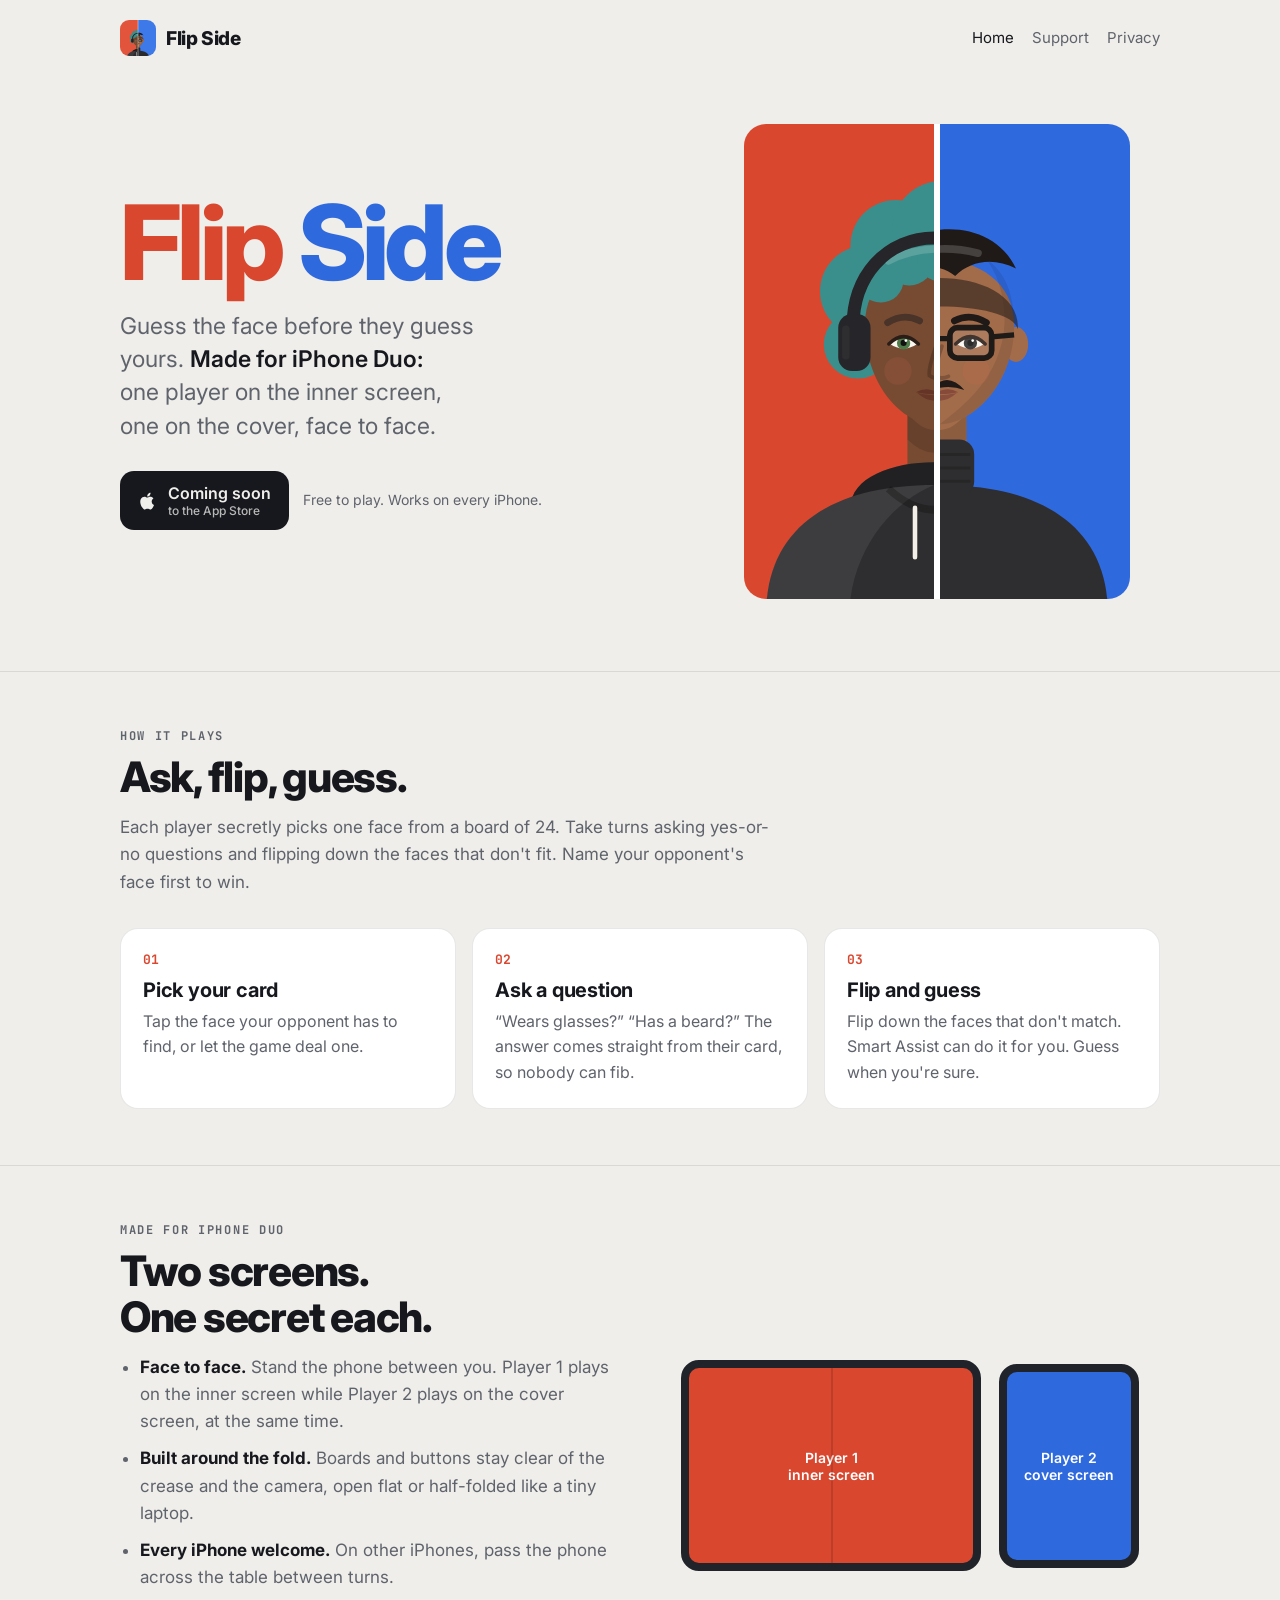
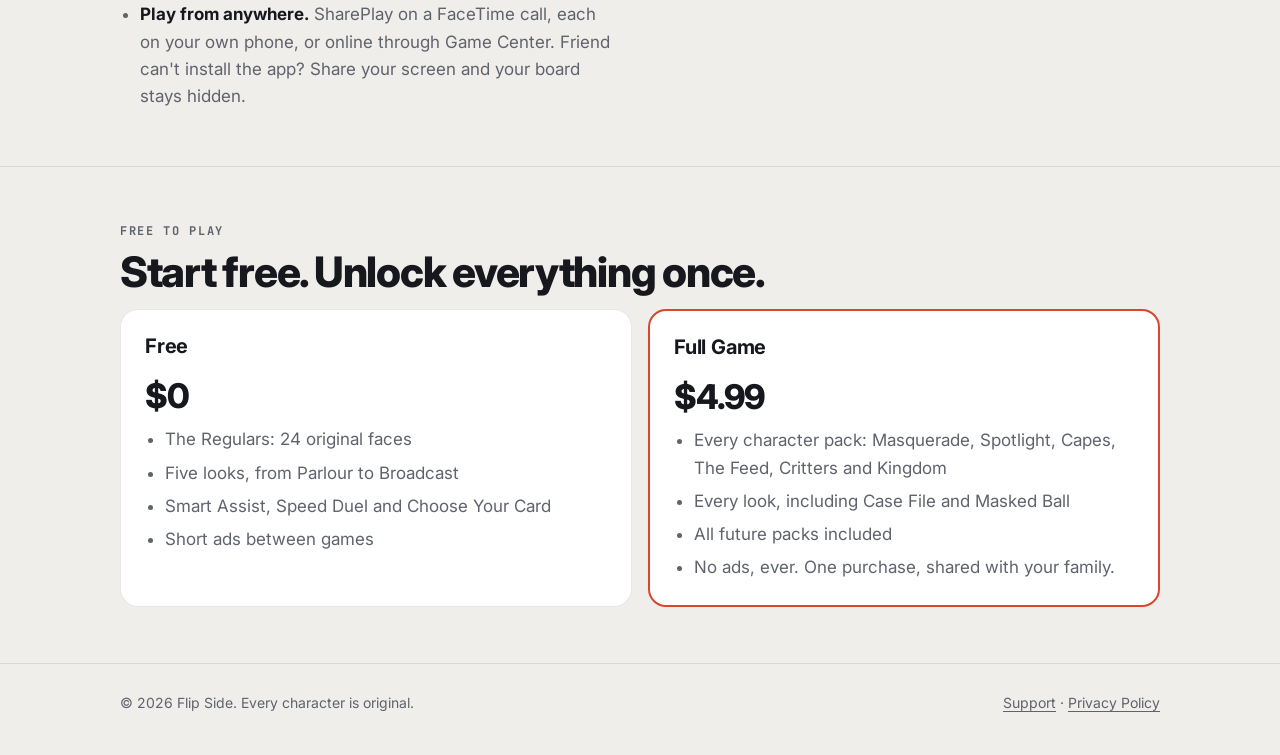
<file: index.html>
<!doctype html>
<html lang="en">
<head>
<meta charset="utf-8">
<meta name="viewport" content="width=device-width, initial-scale=1, viewport-fit=cover">
<title>Flip Side: Guess the Face</title>
<meta name="description" content="A two-player face-guessing game made for iPhone Duo. One player on the inner screen, one on the cover screen, face to face. Works on every iPhone.">
<meta property="og:title" content="Flip Side: Guess the Face">
<meta property="og:description" content="Two players. Two screens. One face each. A guessing game made for iPhone Duo.">
<meta property="og:image" content="https://nelsonthegr8.github.io/flipside/assets/icon.png">
<link rel="icon" href="favicon.png">
<link rel="apple-touch-icon" href="apple-touch-icon.png">
<link rel="preconnect" href="https://fonts.googleapis.com">
<link rel="stylesheet" href="https://fonts.googleapis.com/css2?family=Inter:wght@400;500;600;700;800&family=JetBrains+Mono:wght@700&display=swap">
<link rel="stylesheet" href="style.css">
</head>
<body>
<header class="wrap top">
  <a class="brand" href="./"><img src="assets/icon.png" alt="">Flip Side</a>
  <nav aria-label="Site">
    <a href="./" aria-current="page">Home</a>
    <a href="support.html">Support</a>
    <a href="privacy.html">Privacy</a>
  </nav>
</header>

<main>
  <div class="wrap hero">
    <div>
      <h1 class="wordmark"><span class="a">Flip</span> <span class="b">Side</span></h1>
      <p class="lede">Guess the face before they guess yours. <strong>Made for iPhone Duo:</strong> one player on the inner screen, one on the cover, face to face.</p>
      <div class="cta">
        <span class="badge" aria-label="Coming soon to the App Store">
          <svg width="20" height="20" viewBox="0 0 24 24" aria-hidden="true"><path fill="currentColor" d="M16.4 12.6c0-2.4 2-3.6 2.1-3.7-1.2-1.7-3-1.9-3.6-2-1.5-.2-3 .9-3.8.9-.8 0-2-.9-3.3-.9-1.7 0-3.3 1-4.2 2.5-1.8 3.1-.5 7.7 1.3 10.2.9 1.2 1.9 2.6 3.2 2.6 1.3-.1 1.8-.8 3.3-.8s2 .8 3.3.8c1.4 0 2.3-1.3 3.1-2.5 1-1.4 1.4-2.8 1.4-2.9-.1 0-2.8-1-2.8-4.2zM14 5.3c.7-.8 1.2-2 1-3.1-1 0-2.2.7-2.9 1.5-.6.7-1.2 1.9-1 3 1.1.1 2.2-.6 2.9-1.4z"/></svg>
          <span>Coming soon<small>to the App Store</small></span>
        </span>
        <span class="note">Free to play. Works on every iPhone.</span>
      </div>
    </div>
    <div class="faces" role="img" aria-label="Two half faces, one on red and one on blue, meeting in the middle">
      <div class="half l"><img src="assets/cleo.svg" alt=""></div>
      <div class="seam"></div>
      <div class="half r"><img src="assets/dev.svg" alt=""></div>
    </div>
  </div>

  <section>
    <div class="wrap">
      <p class="eyebrow">How it plays</p>
      <h2>Ask, flip, guess.</h2>
      <p class="intro">Each player secretly picks one face from a board of 24. Take turns asking yes-or-no questions and flipping down the faces that don't fit. Name your opponent's face first to win.</p>
      <div class="steps">
        <div class="step"><span class="n">01</span><h3>Pick your card</h3><p>Tap the face your opponent has to find, or let the game deal one.</p></div>
        <div class="step"><span class="n">02</span><h3>Ask a question</h3><p>“Wears glasses?” “Has a beard?” The answer comes straight from their card, so nobody can fib.</p></div>
        <div class="step"><span class="n">03</span><h3>Flip and guess</h3><p>Flip down the faces that don't match. Smart Assist can do it for you. Guess when you're sure.</p></div>
      </div>
    </div>
  </section>

  <section>
    <div class="wrap duo">
      <div>
        <p class="eyebrow">Made for iPhone Duo</p>
        <h2>Two screens. One secret each.</h2>
        <ul>
          <li><strong>Face to face.</strong> Stand the phone between you. Player 1 plays on the inner screen while Player 2 plays on the cover screen, at the same time.</li>
          <li><strong>Built around the fold.</strong> Boards and buttons stay clear of the crease and the camera, open flat or half-folded like a tiny laptop.</li>
          <li><strong>Every iPhone welcome.</strong> On other iPhones, pass the phone across the table between turns.</li>
          <li><strong>Play from anywhere.</strong> SharePlay on a FaceTime call, each on your own phone, or online through Game Center. Friend can't install the app? Share your screen and your board stays hidden.</li>
        </ul>
      </div>
      <div class="device" aria-hidden="true">
        <div class="screen inner">Player 1<br>inner screen</div>
        <div class="screen cover">Player 2<br>cover screen</div>
      </div>
    </div>
  </section>

  <section>
    <div class="wrap">
      <p class="eyebrow">Free to play</p>
      <h2>Start free. Unlock everything once.</h2>
      <div class="packs">
        <div class="pack">
          <h3>Free</h3>
          <div class="price">$0</div>
          <ul>
            <li>The Regulars: 24 original faces</li>
            <li>Five looks, from Parlour to Broadcast</li>
            <li>Smart Assist, Speed Duel and Choose Your Card</li>
            <li>Short ads between games</li>
          </ul>
        </div>
        <div class="pack full">
          <h3>Full Game</h3>
          <div class="price">$4.99</div>
          <ul>
            <li>Every character pack: Masquerade, Spotlight, Capes, The Feed, Critters and Kingdom</li>
            <li>Every look, including Case File and Masked Ball</li>
            <li>All future packs included</li>
            <li>No ads, ever. One purchase, shared with your family.</li>
          </ul>
        </div>
      </div>
    </div>
  </section>
</main>

<footer>
  <div class="wrap">
    <span>© 2026 Flip Side. Every character is original.</span>
    <span><a href="support.html">Support</a> · <a href="privacy.html">Privacy Policy</a></span>
  </div>
</footer>
</body>
</html>
</file>
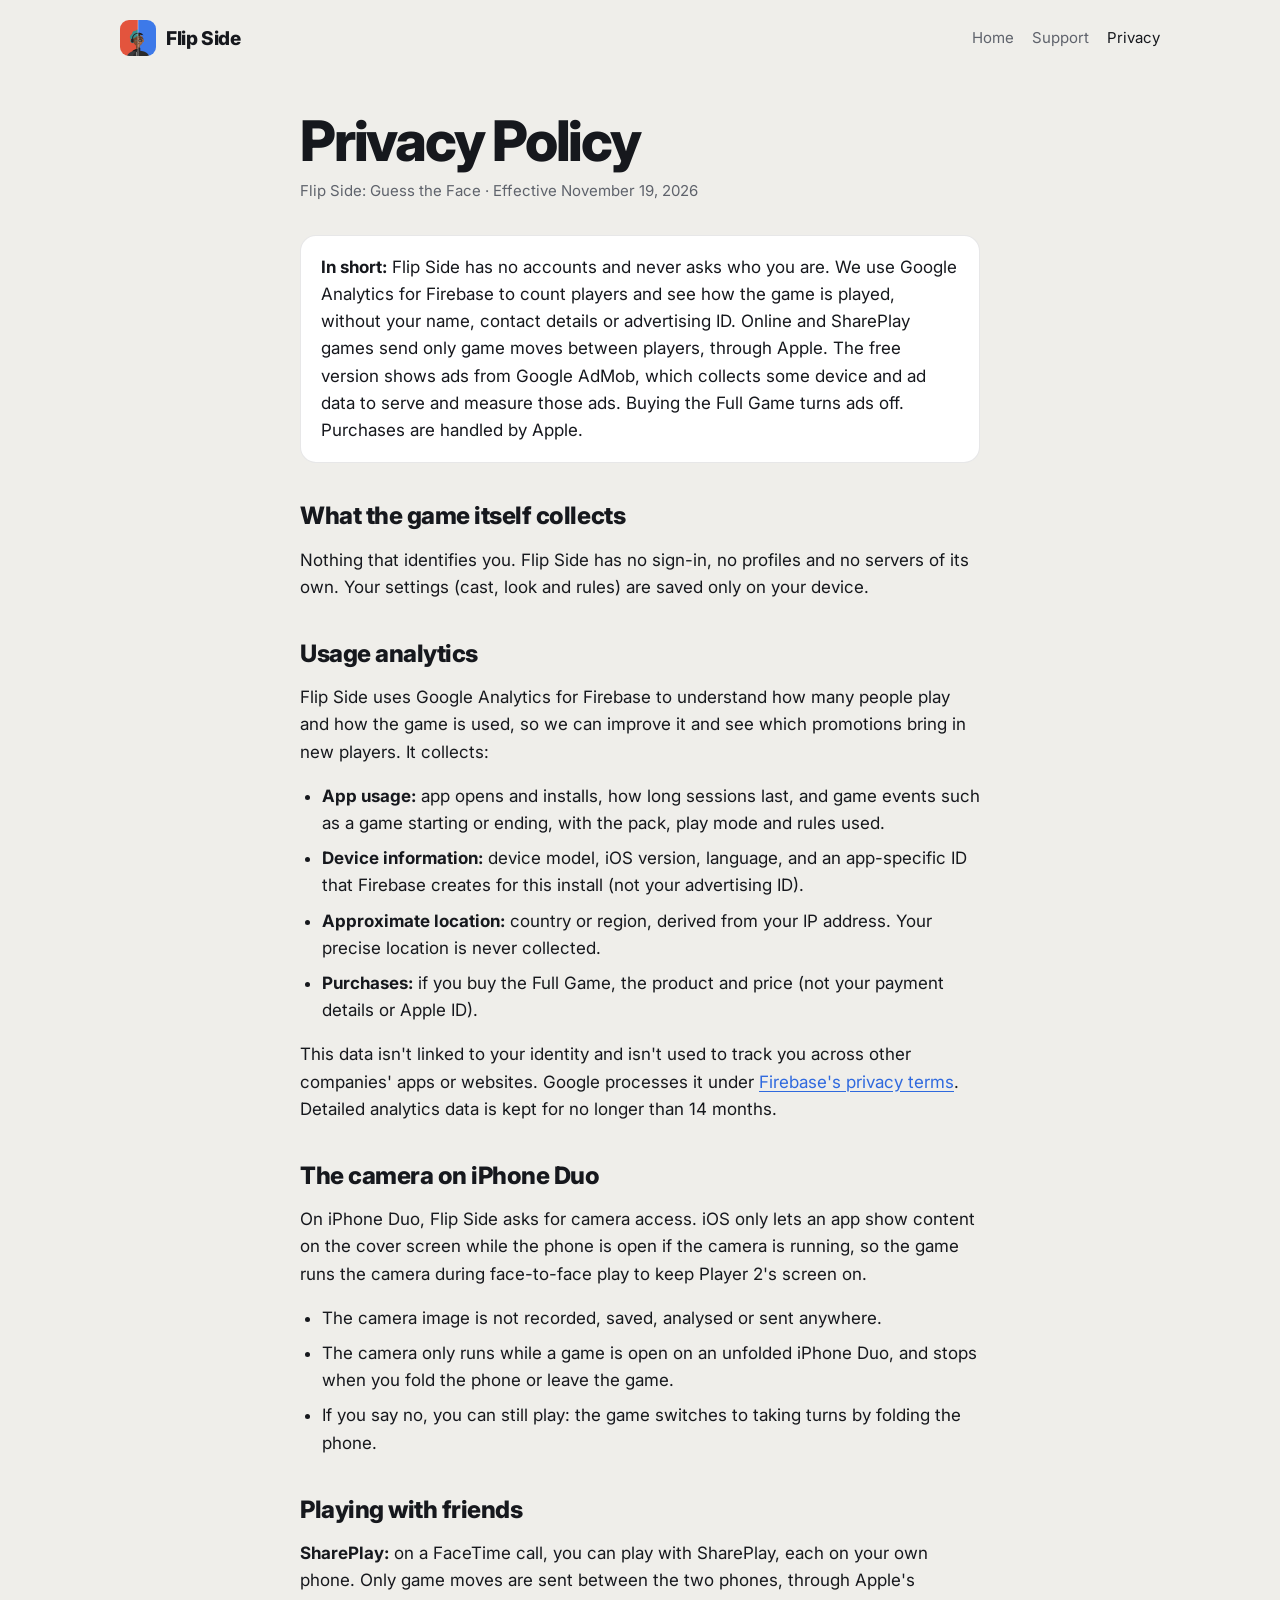
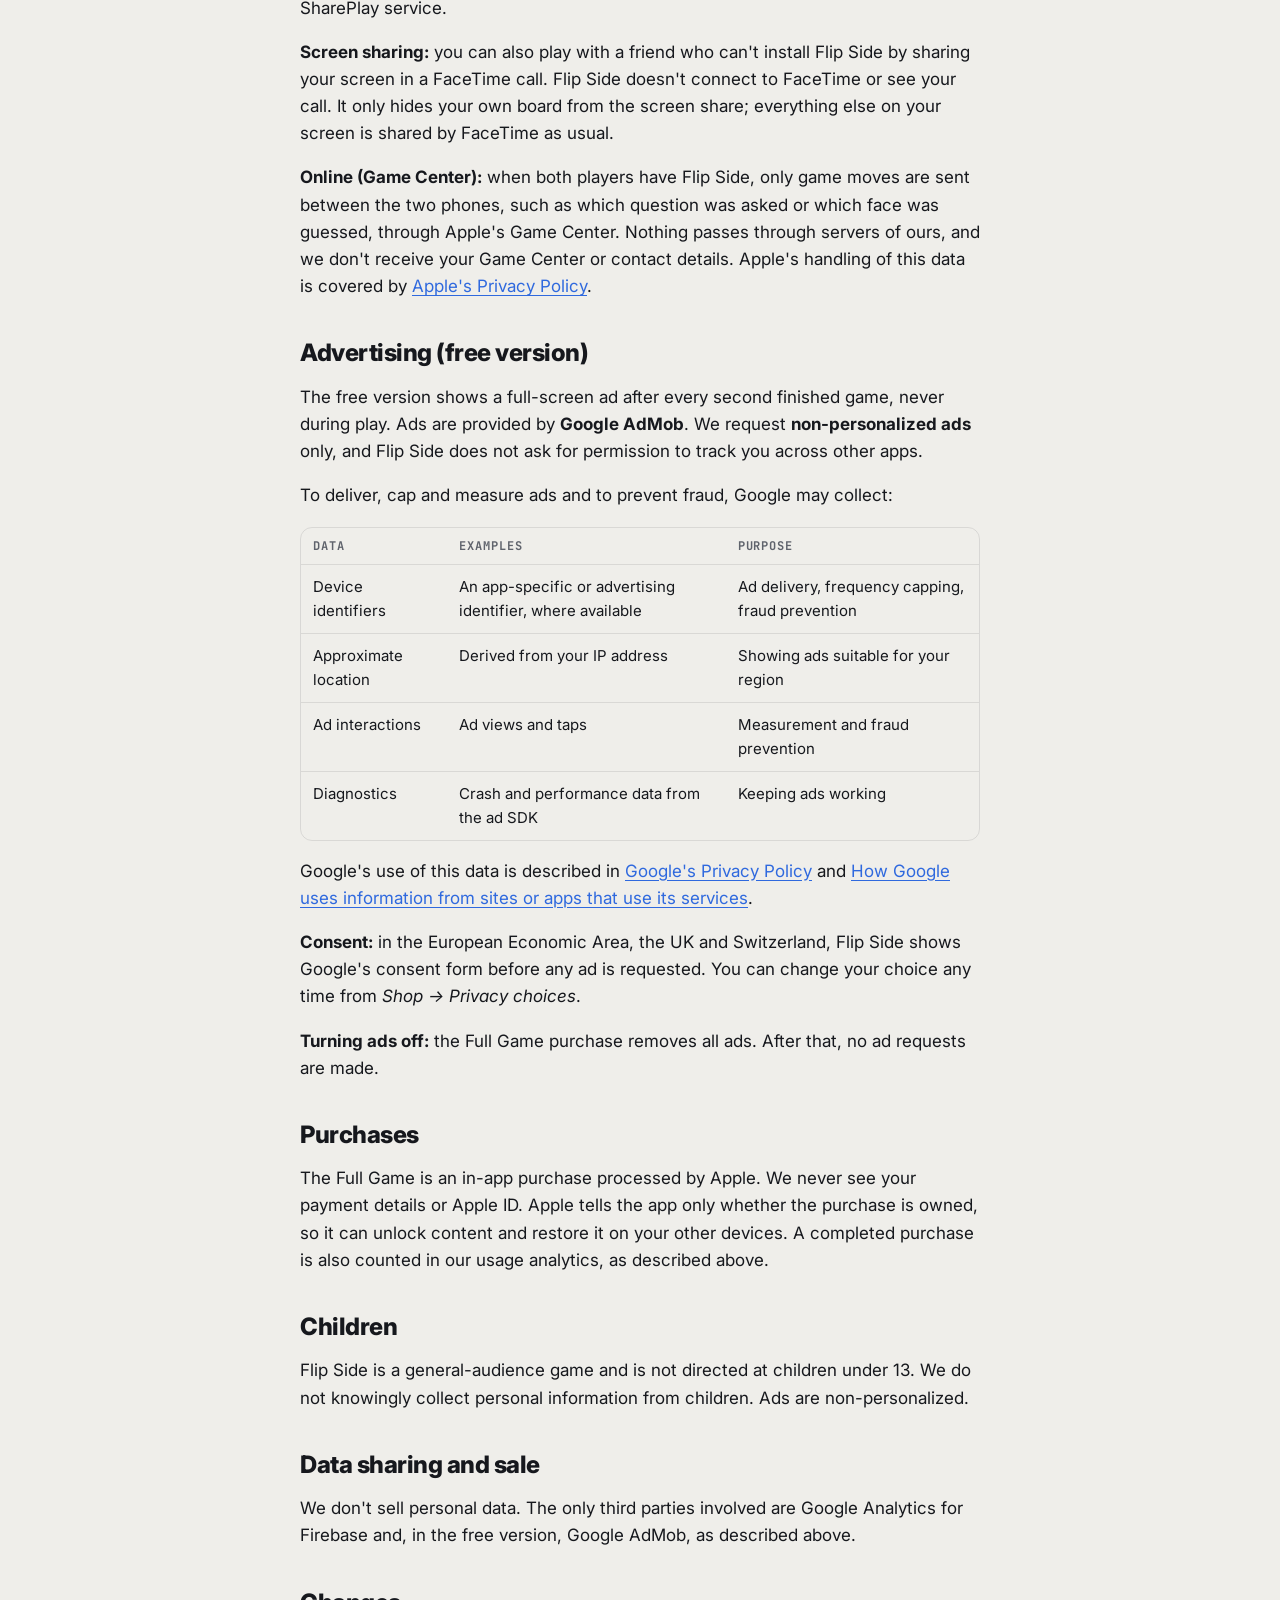
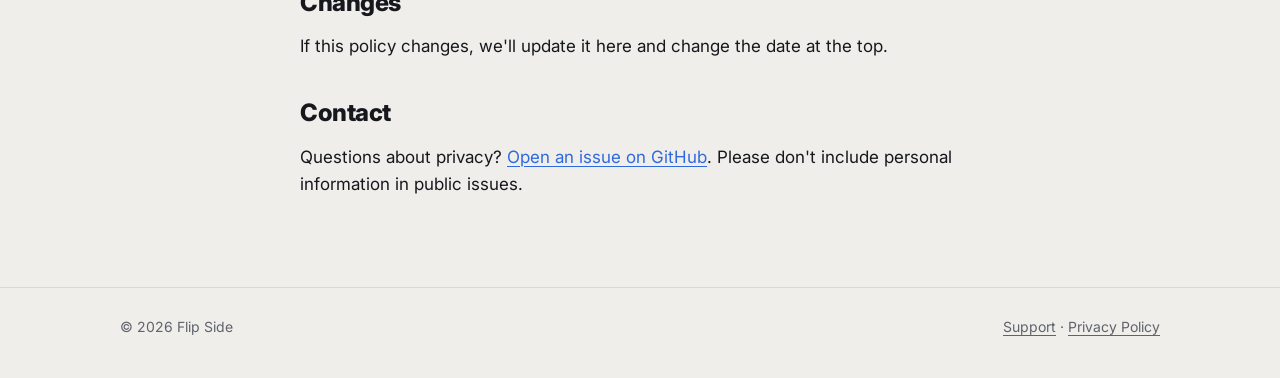
<file: privacy.html>
<!doctype html>
<html lang="en">
<head>
<meta charset="utf-8">
<meta name="viewport" content="width=device-width, initial-scale=1, viewport-fit=cover">
<title>Flip Side Privacy Policy</title>
<meta name="description" content="How Flip Side: Guess the Face handles your data.">
<link rel="icon" href="favicon.png">
<link rel="preconnect" href="https://fonts.googleapis.com">
<link rel="stylesheet" href="https://fonts.googleapis.com/css2?family=Inter:wght@400;500;600;700;800&family=JetBrains+Mono:wght@700&display=swap">
<link rel="stylesheet" href="style.css">
</head>
<body>
<header class="wrap top">
  <a class="brand" href="./"><img src="assets/icon.png" alt="">Flip Side</a>
  <nav aria-label="Site">
    <a href="./">Home</a>
    <a href="support.html">Support</a>
    <a href="privacy.html" aria-current="page">Privacy</a>
  </nav>
</header>

<main class="wrap narrow doc">
  <h1>Privacy Policy</h1>
  <p class="updated">Flip Side: Guess the Face · Effective November 19, 2026</p>

  <p class="callout"><strong>In short:</strong> Flip Side has no accounts and never asks who you are. We use Google Analytics for Firebase to count players and see how the game is played, without your name, contact details or advertising ID. Online and SharePlay games send only game moves between players, through Apple. The free version shows ads from Google AdMob, which collects some device and ad data to serve and measure those ads. Buying the Full Game turns ads off. Purchases are handled by Apple.</p>

  <h2>What the game itself collects</h2>
  <p>Nothing that identifies you. Flip Side has no sign-in, no profiles and no servers of its own. Your settings (cast, look and rules) are saved only on your device.</p>

  <h2>Usage analytics</h2>
  <p>Flip Side uses Google Analytics for Firebase to understand how many people play and how the game is used, so we can improve it and see which promotions bring in new players. It collects:</p>
  <ul>
    <li><strong>App usage:</strong> app opens and installs, how long sessions last, and game events such as a game starting or ending, with the pack, play mode and rules used.</li>
    <li><strong>Device information:</strong> device model, iOS version, language, and an app-specific ID that Firebase creates for this install (not your advertising ID).</li>
    <li><strong>Approximate location:</strong> country or region, derived from your IP address. Your precise location is never collected.</li>
    <li><strong>Purchases:</strong> if you buy the Full Game, the product and price (not your payment details or Apple ID).</li>
  </ul>
  <p>This data isn't linked to your identity and isn't used to track you across other companies' apps or websites. Google processes it under <a href="https://firebase.google.com/support/privacy">Firebase's privacy terms</a>. Detailed analytics data is kept for no longer than 14 months.</p>

  <h2>The camera on iPhone Duo</h2>
  <p>On iPhone Duo, Flip Side asks for camera access. iOS only lets an app show content on the cover screen while the phone is open if the camera is running, so the game runs the camera during face-to-face play to keep Player 2's screen on.</p>
  <ul>
    <li>The camera image is not recorded, saved, analysed or sent anywhere.</li>
    <li>The camera only runs while a game is open on an unfolded iPhone Duo, and stops when you fold the phone or leave the game.</li>
    <li>If you say no, you can still play: the game switches to taking turns by folding the phone.</li>
  </ul>

  <h2>Playing with friends</h2>
  <p><strong>SharePlay:</strong> on a FaceTime call, you can play with SharePlay, each on your own phone. Only game moves are sent between the two phones, through Apple's SharePlay service.</p>
  <p><strong>Screen sharing:</strong> you can also play with a friend who can't install Flip Side by sharing your screen in a FaceTime call. Flip Side doesn't connect to FaceTime or see your call. It only hides your own board from the screen share; everything else on your screen is shared by FaceTime as usual.</p>
  <p><strong>Online (Game Center):</strong> when both players have Flip Side, only game moves are sent between the two phones, such as which question was asked or which face was guessed, through Apple's Game Center. Nothing passes through servers of ours, and we don't receive your Game Center or contact details. Apple's handling of this data is covered by <a href="https://www.apple.com/legal/privacy/">Apple's Privacy Policy</a>.</p>

  <h2>Advertising (free version)</h2>
  <p>The free version shows a full-screen ad after every second finished game, never during play. Ads are provided by <strong>Google AdMob</strong>. We request <strong>non-personalized ads</strong> only, and Flip Side does not ask for permission to track you across other apps.</p>
  <p>To deliver, cap and measure ads and to prevent fraud, Google may collect:</p>
  <div class="tablewrap">
    <table>
      <thead><tr><th>Data</th><th>Examples</th><th>Purpose</th></tr></thead>
      <tbody>
        <tr><td>Device identifiers</td><td>An app-specific or advertising identifier, where available</td><td>Ad delivery, frequency capping, fraud prevention</td></tr>
        <tr><td>Approximate location</td><td>Derived from your IP address</td><td>Showing ads suitable for your region</td></tr>
        <tr><td>Ad interactions</td><td>Ad views and taps</td><td>Measurement and fraud prevention</td></tr>
        <tr><td>Diagnostics</td><td>Crash and performance data from the ad SDK</td><td>Keeping ads working</td></tr>
      </tbody>
    </table>
  </div>
  <p>Google's use of this data is described in <a href="https://policies.google.com/privacy">Google's Privacy Policy</a> and <a href="https://policies.google.com/technologies/partner-sites">How Google uses information from sites or apps that use its services</a>.</p>
  <p><strong>Consent:</strong> in the European Economic Area, the UK and Switzerland, Flip Side shows Google's consent form before any ad is requested. You can change your choice any time from <em>Shop → Privacy choices</em>.</p>
  <p><strong>Turning ads off:</strong> the Full Game purchase removes all ads. After that, no ad requests are made.</p>

  <h2>Purchases</h2>
  <p>The Full Game is an in-app purchase processed by Apple. We never see your payment details or Apple ID. Apple tells the app only whether the purchase is owned, so it can unlock content and restore it on your other devices. A completed purchase is also counted in our usage analytics, as described above.</p>

  <h2>Children</h2>
  <p>Flip Side is a general-audience game and is not directed at children under 13. We do not knowingly collect personal information from children. Ads are non-personalized.</p>

  <h2>Data sharing and sale</h2>
  <p>We don't sell personal data. The only third parties involved are Google Analytics for Firebase and, in the free version, Google AdMob, as described above.</p>

  <h2>Changes</h2>
  <p>If this policy changes, we'll update it here and change the date at the top.</p>

  <h2>Contact</h2>
  <p>Questions about privacy? <a href="https://github.com/nelsonthegr8/flipside/issues">Open an issue on GitHub</a>. Please don't include personal information in public issues.</p>
</main>

<footer>
  <div class="wrap">
    <span>© 2026 Flip Side</span>
    <span><a href="support.html">Support</a> · <a href="privacy.html">Privacy Policy</a></span>
  </div>
</footer>
</body>
</html>
</file>
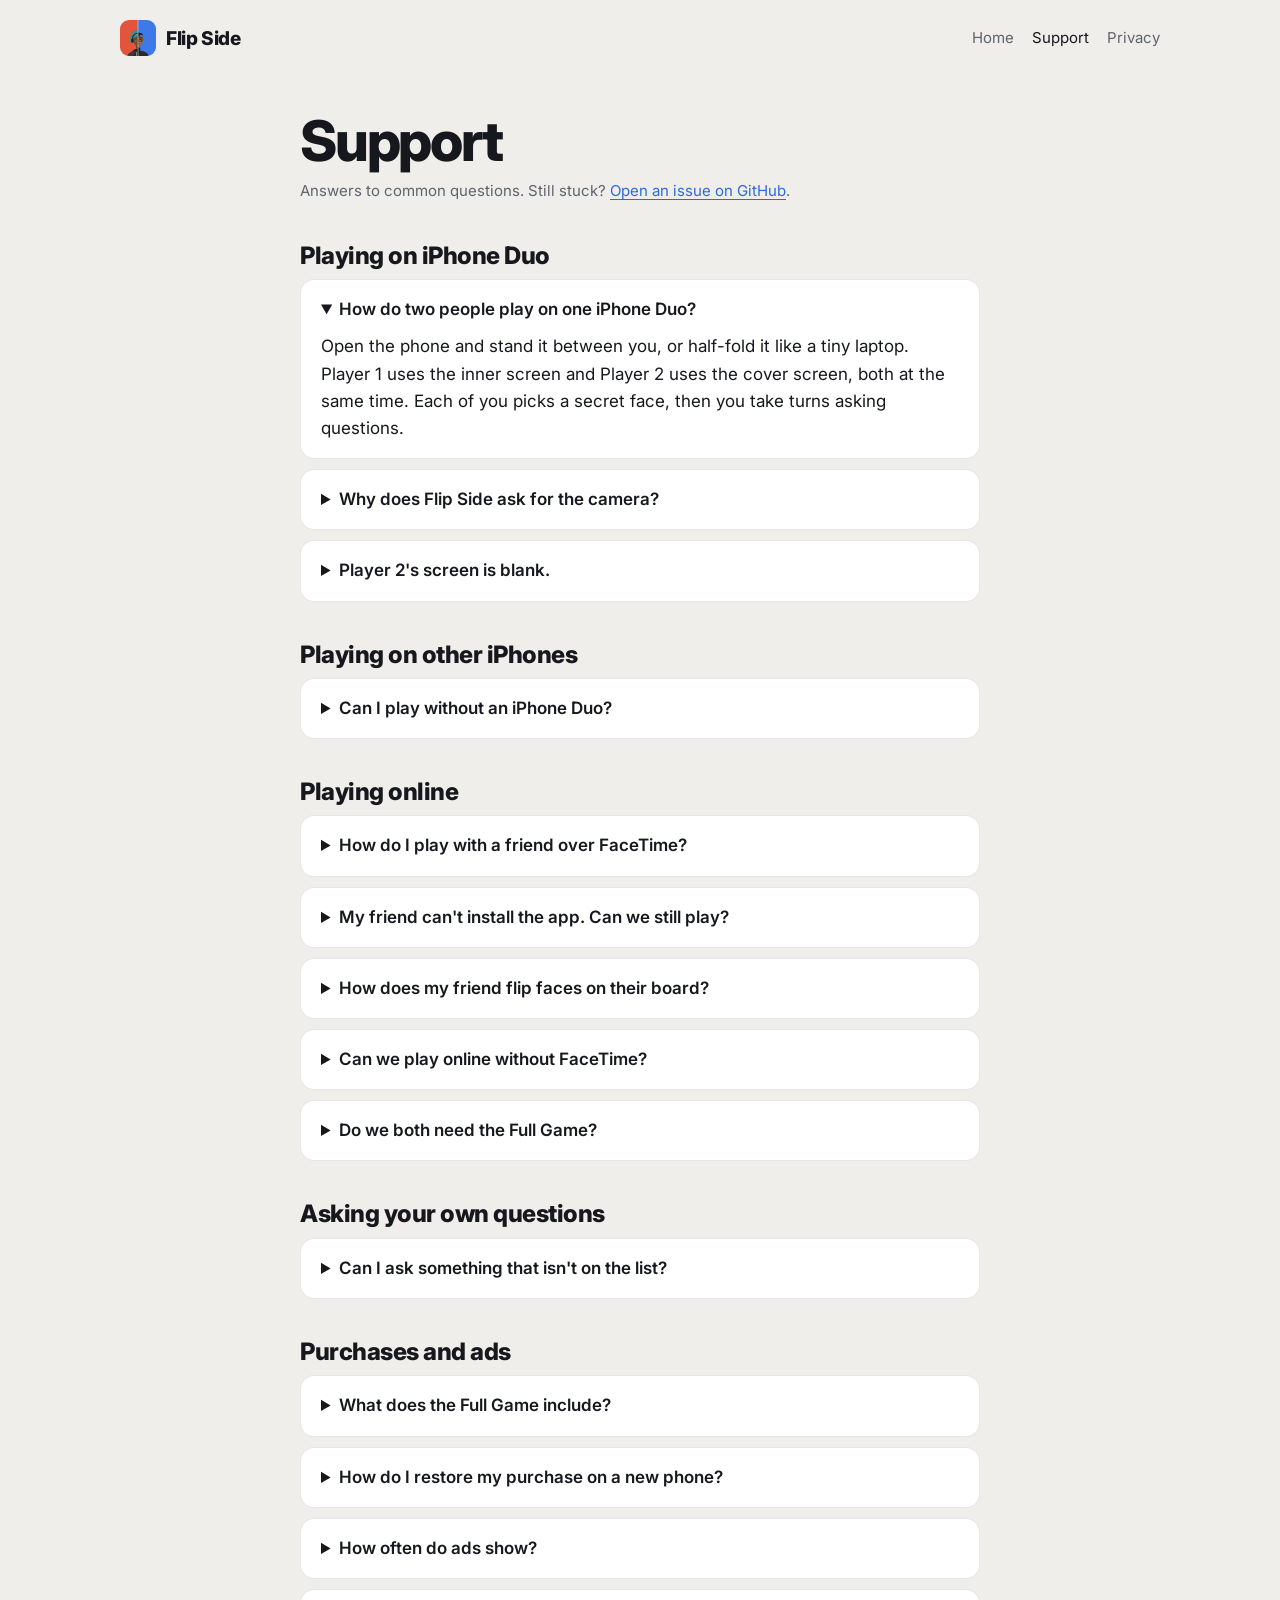
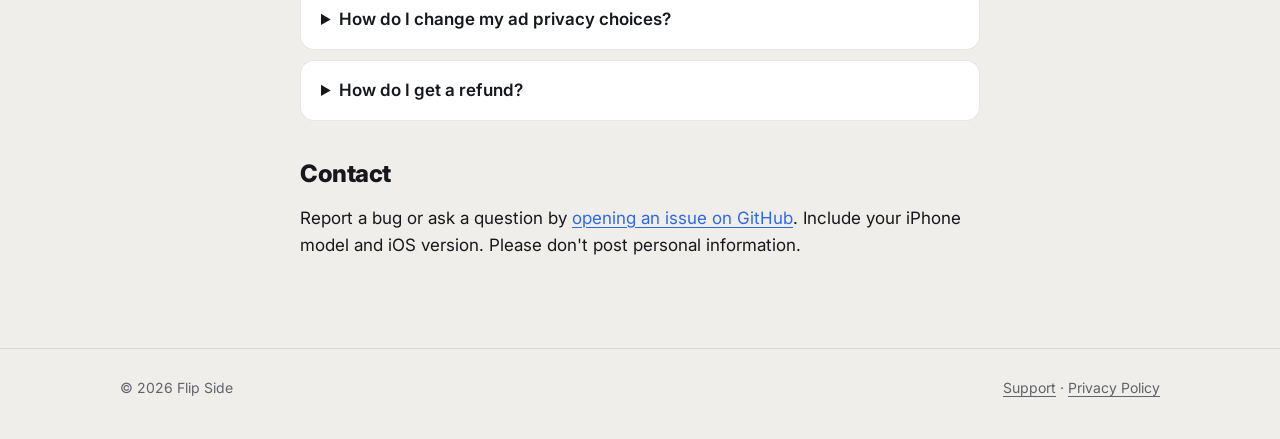
<file: support.html>
<!doctype html>
<html lang="en">
<head>
<meta charset="utf-8">
<meta name="viewport" content="width=device-width, initial-scale=1, viewport-fit=cover">
<title>Flip Side Support</title>
<meta name="description" content="Help with Flip Side: Guess the Face.">
<link rel="icon" href="favicon.png">
<link rel="preconnect" href="https://fonts.googleapis.com">
<link rel="stylesheet" href="https://fonts.googleapis.com/css2?family=Inter:wght@400;500;600;700;800&family=JetBrains+Mono:wght@700&display=swap">
<link rel="stylesheet" href="style.css">
</head>
<body>
<header class="wrap top">
  <a class="brand" href="./"><img src="assets/icon.png" alt="">Flip Side</a>
  <nav aria-label="Site">
    <a href="./">Home</a>
    <a href="support.html" aria-current="page">Support</a>
    <a href="privacy.html">Privacy</a>
  </nav>
</header>

<main class="wrap narrow doc">
  <h1>Support</h1>
  <p class="updated">Answers to common questions. Still stuck? <a href="https://github.com/nelsonthegr8/flipside/issues/new">Open an issue on GitHub</a>.</p>

  <h2>Playing on iPhone Duo</h2>
  <details open>
    <summary>How do two people play on one iPhone Duo?</summary>
    <p>Open the phone and stand it between you, or half-fold it like a tiny laptop. Player 1 uses the inner screen and Player 2 uses the cover screen, both at the same time. Each of you picks a secret face, then you take turns asking questions.</p>
  </details>
  <details>
    <summary>Why does Flip Side ask for the camera?</summary>
    <p>iOS only lets an app use the cover screen while the phone is open if the camera is running. Flip Side runs it only to keep Player 2's screen on. Nothing is recorded, saved or sent. If you'd rather not allow it, the game still works: you take turns by folding the phone and handing it over.</p>
  </details>
  <details>
    <summary>Player 2's screen is blank.</summary>
    <p>Check that camera access is on in Settings → Flip Side → Camera, then start a new game with the phone open. If another app is using the camera, close it first.</p>
  </details>

  <h2>Playing on other iPhones</h2>
  <details>
    <summary>Can I play without an iPhone Duo?</summary>
    <p>Yes. On any iPhone, pass the phone across the table between turns. A handoff screen hides each board from the other player.</p>
  </details>

  <h2>Playing online</h2>
  <details>
    <summary>How do I play with a friend over FaceTime?</summary>
    <p>Start a FaceTime call, open Flip Side and tap <strong>Online → Start SharePlay</strong>. Each of you plays on your own phone: your friend picks their own card and flips their own faces. If they don't have Flip Side yet, FaceTime offers it to them (it's free).</p>
  </details>
  <details>
    <summary>My friend can't install the app. Can we still play?</summary>
    <p>Yes. On the FaceTime call, tap <strong>Share → Share My Screen</strong>, then in Flip Side tap <strong>Online → Share my screen instead</strong>. Your screen splits in two: their board is on the shared side, and yours is hidden from the share. Your friend picks a face in their head; you ask your questions out loud and tap the answers they give. This works with friends on Android or the web too.</p>
  </details>
  <details>
    <summary>How does my friend flip faces on their board?</summary>
    <p>They can tell you which faces to flip, or tap them directly if they request remote control of your shared screen in FaceTime.</p>
  </details>
  <details>
    <summary>Can we play online without FaceTime?</summary>
    <p>Yes. Tap <strong>Online → Find a match</strong> to invite a friend through Game Center or Messages, or to play someone new. Both of you need to be signed in to Game Center (Settings → Game Center).</p>
  </details>
  <details>
    <summary>Do we both need the Full Game?</summary>
    <p>No. Over FaceTime, only you need the app. Online, the host's pack and look are used, so only one of you needs the Full Game.</p>
  </details>

  <h2>Asking your own questions</h2>
  <details>
    <summary>Can I ask something that isn't on the list?</summary>
    <p>Yes. Open the questions and use <strong>Ask your own</strong>: ask out loud, then tap the answer you heard. You can also end your turn at any point.</p>
  </details>

  <h2>Purchases and ads</h2>
  <details>
    <summary>What does the Full Game include?</summary>
    <p>Every character pack (Masquerade, Spotlight, Capes, The Feed, Critters and Kingdom), every look, all future packs, and no ads. It's a one-time purchase and works with Family Sharing.</p>
  </details>
  <details>
    <summary>How do I restore my purchase on a new phone?</summary>
    <p>Open Flip Side, tap <strong>Shop</strong>, then <strong>Restore purchases</strong>. Use the same Apple ID you bought it with.</p>
  </details>
  <details>
    <summary>How often do ads show?</summary>
    <p>In the free version, one short ad after every second finished game (after each match in Speed Duel). Never during a game, and none in your first few games.</p>
  </details>
  <details>
    <summary>How do I change my ad privacy choices?</summary>
    <p>In the EU, UK and Switzerland, open <strong>Shop → Privacy choices</strong>. See the <a href="privacy.html">Privacy Policy</a> for details.</p>
  </details>
  <details>
    <summary>How do I get a refund?</summary>
    <p>Refunds are handled by Apple. Visit <a href="https://reportaproblem.apple.com">reportaproblem.apple.com</a>.</p>
  </details>

  <h2>Contact</h2>
  <p>Report a bug or ask a question by <a href="https://github.com/nelsonthegr8/flipside/issues/new">opening an issue on GitHub</a>. Include your iPhone model and iOS version. Please don't post personal information.</p>
</main>

<footer>
  <div class="wrap">
    <span>© 2026 Flip Side</span>
    <span><a href="support.html">Support</a> · <a href="privacy.html">Privacy Policy</a></span>
  </div>
</footer>
</body>
</html>
</file>
<file: style.css>
/* Flip Side site — Studio look from the app: off-white table, Player 1 red, Player 2 blue. */
:root {
  --bg: #efeeea;
  --surface: #ffffff;
  --ink: #16181d;
  --muted: #5f636c;
  --line: #16181d1a;
  --p1: #d9472f;
  --p2: #2f69de;
  --display: "Inter", system-ui, -apple-system, "Helvetica Neue", sans-serif;
  --body: "Inter", system-ui, -apple-system, "Helvetica Neue", sans-serif;
  --mono: "JetBrains Mono", ui-monospace, Menlo, monospace;
  color-scheme: light;
}
@media (prefers-color-scheme: dark) {
  :root {
    --bg: #121418;
    --surface: #1b1e24;
    --ink: #eef0f4;
    --muted: #9ba1ad;
    --line: #ffffff1a;
    --p1: #ff7a62;
    --p2: #6f9cff;
    color-scheme: dark;
  }
}
* { box-sizing: border-box; }
html { -webkit-text-size-adjust: 100%; }
body {
  margin: 0;
  background: var(--bg);
  color: var(--ink);
  font: 400 17px/1.6 var(--body);
}
a { color: var(--p2); text-underline-offset: 3px; }
a:focus-visible, button:focus-visible { outline: 3px solid var(--p2); outline-offset: 3px; border-radius: 6px; }
.wrap {
  max-width: 1080px;
  margin: 0 auto;
  padding-left: max(20px, env(safe-area-inset-left));
  padding-right: max(20px, env(safe-area-inset-right));
}
.narrow { max-width: 720px; }

/* Header */
.top { display: flex; align-items: center; justify-content: space-between; gap: 16px; padding-block: 20px; }
.brand { display: flex; align-items: center; gap: 10px; color: var(--ink); text-decoration: none; font: 800 19px var(--display); letter-spacing: -0.02em; }
.brand img { width: 36px; height: 36px; border-radius: 9px; }
.top nav { display: flex; gap: 18px; font-size: 15px; }
.top nav a { color: var(--muted); text-decoration: none; }
.top nav a:hover, .top nav a[aria-current="page"] { color: var(--ink); }

/* Hero */
.hero { display: grid; grid-template-columns: minmax(0, 1.1fr) minmax(0, 0.9fr); gap: 48px; align-items: center; padding-block: 48px 72px; }
@media (max-width: 820px) { .hero { grid-template-columns: minmax(0, 1fr); gap: 32px; padding-block: 24px 48px; } }
.wordmark { font: 800 clamp(56px, 9vw, 104px)/0.95 var(--display); letter-spacing: -0.045em; margin: 0 0 18px; }
.wordmark .a { color: var(--p1); }
.wordmark .b { color: var(--p2); }
.hero .lede { font-size: clamp(19px, 2.2vw, 23px); line-height: 1.45; color: var(--muted); max-width: 30ch; margin: 0 0 28px; text-wrap: balance; }
.hero .lede strong { color: var(--ink); font-weight: 600; }
.cta { display: flex; flex-wrap: wrap; align-items: center; gap: 14px; }
.badge {
  display: inline-flex; align-items: center; gap: 10px;
  padding: 12px 18px; border-radius: 14px;
  background: var(--ink); color: var(--bg);
  font: 600 16px var(--body); text-decoration: none;
}
.badge small { display: block; font-weight: 500; font-size: 12px; opacity: 0.75; }
.note { font-size: 14px; color: var(--muted); }

/* Face to face visual */
.faces { display: flex; justify-content: center; }
.half { width: min(38vw, 190px); aspect-ratio: 0.4; overflow: hidden; position: relative; }
.half img { position: absolute; top: 0; height: 100%; width: 200%; }
.half.l { background: var(--p1); border-radius: 22px 0 0 22px; }
.half.r { background: var(--p2); border-radius: 0 22px 22px 0; }
.half.l img { left: 0; }
.half.r img { left: -100%; }
.seam { width: 6px; background: var(--surface); }
@media (prefers-reduced-motion: no-preference) {
  .half.l { animation: inL 0.9s cubic-bezier(.2,.8,.2,1) both; }
  .half.r { animation: inR 0.9s cubic-bezier(.2,.8,.2,1) both; }
  @keyframes inL { from { transform: translateX(-40%); opacity: 0; } }
  @keyframes inR { from { transform: translateX(40%); opacity: 0; } }
}

/* Sections */
section { padding-block: 56px; border-top: 1px solid var(--line); }
h2 { font: 800 clamp(30px, 4vw, 42px)/1.1 var(--display); letter-spacing: -0.03em; margin: 0 0 14px; text-wrap: balance; }
h3 { font: 700 20px/1.25 var(--display); margin: 0 0 6px; letter-spacing: -0.01em; }
.eyebrow { font: 700 12px var(--mono); letter-spacing: 0.14em; text-transform: uppercase; color: var(--muted); margin: 0 0 10px; }
.intro { color: var(--muted); max-width: 60ch; margin: 0 0 32px; }
.steps { display: grid; grid-template-columns: repeat(auto-fit, minmax(min(100%, 240px), 1fr)); gap: 16px; }
.step { background: var(--surface); border: 1px solid var(--line); border-radius: 18px; padding: 22px; }
.step .n { font: 700 13px var(--mono); color: var(--p1); margin-bottom: 10px; display: block; }
.step p { margin: 0; color: var(--muted); font-size: 16px; }

.duo { display: grid; grid-template-columns: minmax(0, 1fr) minmax(0, 1fr); gap: 40px; align-items: center; }
@media (max-width: 820px) { .duo { grid-template-columns: minmax(0, 1fr); } }
.duo ul { margin: 0; padding-left: 20px; display: grid; gap: 10px; color: var(--muted); }
.duo ul strong { color: var(--ink); }
.device { display: flex; justify-content: center; align-items: center; gap: 18px; }
.screen { border-radius: 18px; border: 8px solid #202329; display: grid; place-items: center; font: 600 14px var(--body); color: #fff; text-align: center; padding: 12px; }
.screen.inner { width: min(56vw, 300px); aspect-ratio: 951 / 669; background: var(--p1); position: relative; }
.screen.inner::after { content: ""; position: absolute; top: 0; bottom: 0; left: 50%; width: 2px; background: #0002; }
.screen.cover { width: min(26vw, 140px); aspect-ratio: 466 / 678; background: var(--p2); }

.packs { display: grid; grid-template-columns: repeat(auto-fit, minmax(min(100%, 300px), 1fr)); gap: 16px; }
.pack { background: var(--surface); border: 1px solid var(--line); border-radius: 18px; padding: 24px; display: grid; gap: 10px; align-content: start; }
.pack .price { font: 800 34px var(--display); letter-spacing: -0.03em; }
.pack ul { margin: 0; padding-left: 20px; color: var(--muted); display: grid; gap: 6px; }
.pack.full { border: 2px solid var(--p1); }

/* Legal / support pages */
.doc { padding-block: 24px 72px; }
.doc h1 { font: 800 clamp(38px, 6vw, 56px)/1.05 var(--display); letter-spacing: -0.04em; margin: 12px 0 8px; }
.doc .updated { color: var(--muted); font-size: 15px; margin: 0 0 32px; }
.doc h2 { font-size: 24px; margin: 40px 0 10px; letter-spacing: -0.02em; }
.doc p, .doc li { color: var(--ink); max-width: 68ch; }
.doc ul { padding-left: 22px; display: grid; gap: 8px; }
.doc .callout { background: var(--surface); border: 1px solid var(--line); border-radius: 16px; padding: 18px 20px; }
.doc table { border-collapse: collapse; width: 100%; font-size: 15px; }
.doc .tablewrap { overflow-x: auto; border: 1px solid var(--line); border-radius: 12px; }
.doc th, .doc td { text-align: left; padding: 10px 12px; border-bottom: 1px solid var(--line); vertical-align: top; }
.doc th { font: 700 12px var(--mono); letter-spacing: 0.08em; text-transform: uppercase; color: var(--muted); }
.doc tr:last-child td { border-bottom: 0; }
details { background: var(--surface); border: 1px solid var(--line); border-radius: 14px; padding: 16px 20px; margin-bottom: 10px; }
summary { font-weight: 600; cursor: pointer; }
details p { color: var(--muted); margin: 10px 0 0; }

footer { border-top: 1px solid var(--line); padding-block: 28px 40px; color: var(--muted); font-size: 14px; }
footer .wrap { display: flex; flex-wrap: wrap; justify-content: space-between; gap: 12px; }
footer a { color: var(--muted); }
</file>
